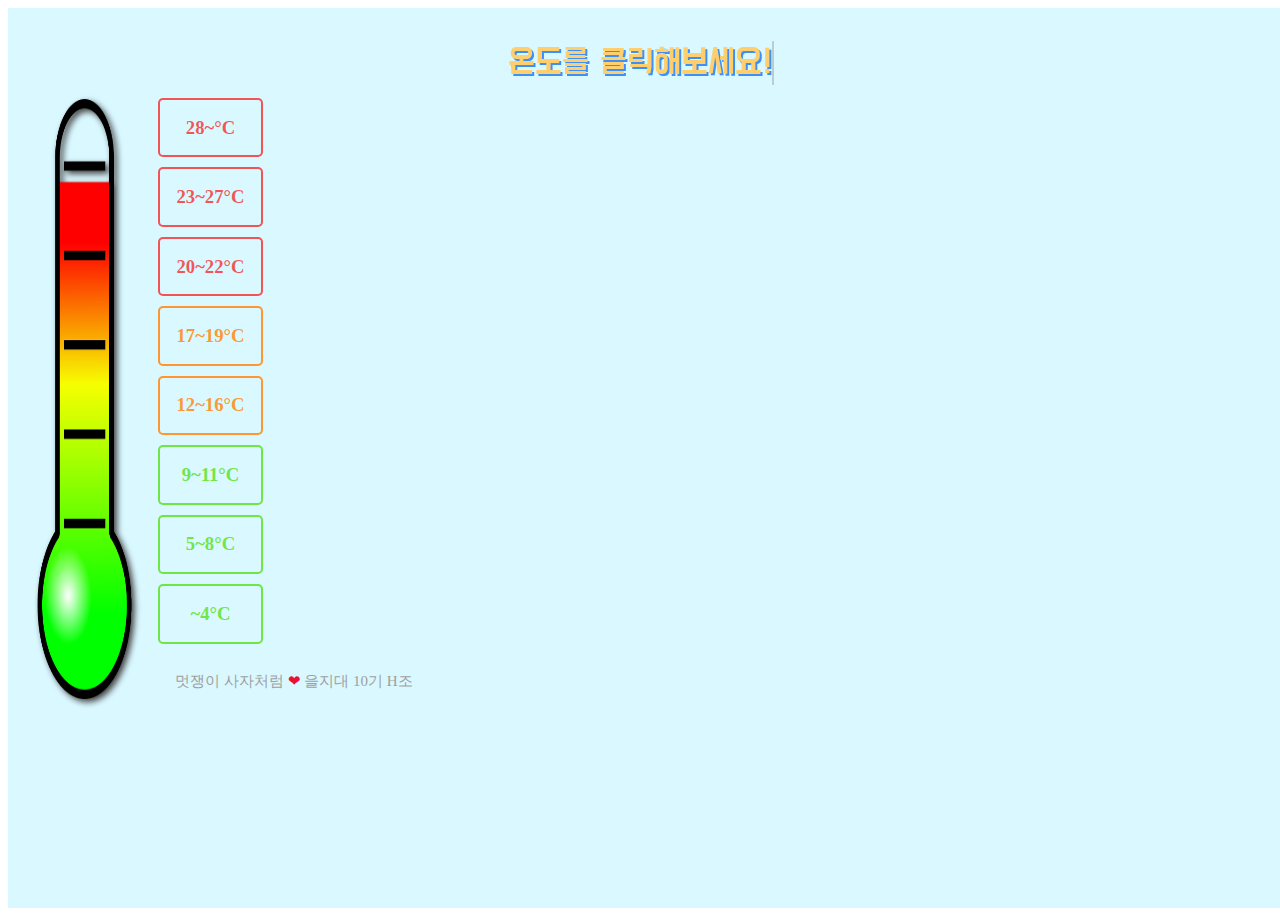
<file: leftwindow.html>
<!DOCTYPE html>
<html lang="en">
<head>
    <meta charset="UTF-8">
    <meta http-equiv="X-UA-Compatible" content="IE=edge">
    <meta name="viewport" content="width=device-width, initial-scale=1.0">
    <title>Document</title>
    <style>
        @import url('https://fonts.googleapis.com/css2?family=Do+Hyeon&display=swap');
        body {
            overflow-x:hidden;
            overflow-y:hidden
            
        }

        /*온도계 사진*/
        .col-1 {
            margin-top: 55px;
            float: left;
            overflow: hidden;
            filter: drop-shadow(3px 3px 3px rgb(65, 64, 64))
        }

        /*온도 버튼 전체 설정*/
        a {
            -webkit-transition: all 200ms cubic-bezier(0.390, 0.500, 0.150, 1.360);
            -moz-transition: all 200ms cubic-bezier(0.390, 0.500, 0.150, 1.360);
            -ms-transition: all 200ms cubic-bezier(0.390, 0.500, 0.150, 1.360);
            -o-transition: all 200ms cubic-bezier(0.390, 0.500, 0.150, 1.360);
            transition: all 200ms cubic-bezier(0.390, 0.500, 0.150, 1.360);
            display: block;
            margin-bottom: 10px;
            max-width: 105px;
            text-decoration: none;
            border-radius: 5px;
            padding: 0px 0px;
            overflow: hidden;
            text-align: center;
        }

        /*빨간 버튼*/
        a.hot {
            color: rgba(255, 0, 0, 0.666);
            box-shadow: rgba(255, 0, 0, 0.666) 0 0px 0px 2px inset;
        }

        a.hot:hover {
            color: rgba(255, 255, 255, 0.85);
            box-shadow: rgba(255, 0, 0, 0.7) 0 0px 0px 40px inset;
        }

        /*주황 버튼*/
        a.good {
            color: rgba(255, 150, 46, 0.997);
            box-shadow: rgba(255, 150, 46, 0.995) 0 0px 0px 2px inset;
        }

        a.good:hover {
            color: rgba(255, 255, 255, 0.85);
            box-shadow: rgba(255, 150, 46, 0.995) 0 0px 0px 40px inset;
        }

        /*연두 버튼*/
        a.cold {
            color: rgba(95, 227, 39, 0.87);
            box-shadow: rgba(95, 227, 39, 0.87) 0 0px 0px 2px inset;
        }

        a.cold:hover {
            color: rgba(255, 255, 255, 0.85);
            box-shadow: rgba(95, 227, 39, 0.87) 0 0px 0px 40px inset;
        }

        /*배경*/
        .animation-area {
            background-color: rgba(208, 246, 255, 0.8);
            
	        width: 100vw;
	        height: 100vh;
        }

        p {
            font-family: 'Do Hyeon', sans-serif;
            
            font-size: 35px;
            min-width:11px;
            white-space: nowrap;
            margin: 0;
            position: fixed;
            color: transparent;
            top:7%;
            left:50%;
            transform: translate(-50%, -50%);
        }

        p::before {
            content: "온도를 클릭해보세요!";
            text-shadow: 2px 2px #3b91f9;
            position: absolute;
            top: 0;
            left: 0;
            width: 100%;
            height: 100%;
            color: #ffce6d;
            overflow: hidden;
            border-right: 1px solid rgb(159, 159, 159);
            animation: typing 4.5s steps(31);
        }

        @keyframes typing{
            0% {
                width: 0%;
            }
            50% {
                width: 50%;
            }
            100% {
                width: 100%;
            }
        }

        .page-footer {
            font-size: 15px;
            text-align: center;
            margin-left: 17px;
            color :rgb(159, 159, 159)
            
        }
        
        .page-footer span {
            color: #e81232;
        }

    </style>
</head>

<body>
    <div class="animation-area">
        <br><br>
		<p>온도를 클릭해보세요!</p>
        <nav>
        <img src="weaimg.png" width="150" height="600"  class="col-1"><br><br><br>
        <a class="hot" href='sub1.html' target="right"><h3>28~°C</h3></a>
        <a class="hot" href='sub2.html' target="right"><h3>23~27°C</h3></a>
        <a class="hot" href='sub3.html' target="right"><h3>20~22°C</h3></a>
        <a class="good" href='sub4.html' target="right"><h3>17~19°C</h3></a>
        <a class="good" href='sub5.html' target="right"><h3>12~16°C</h3></a>
        <a class="cold" href='sub6.html' target="right"><h3>9~11°C</h3></a>
        <a class="cold" href='sub7.html' target="right"><h3>5~8°C</h3></a>
        <a class="cold" href='sub8.html' target="right"><h3>~4°C</h3></a>
        </nav>
        <br>
        <small class="page-footer">멋쟁이 사자처럼 <span>❤</span> 을지대 10기 H조</small>
	</div>
</body>
</html>
</file>
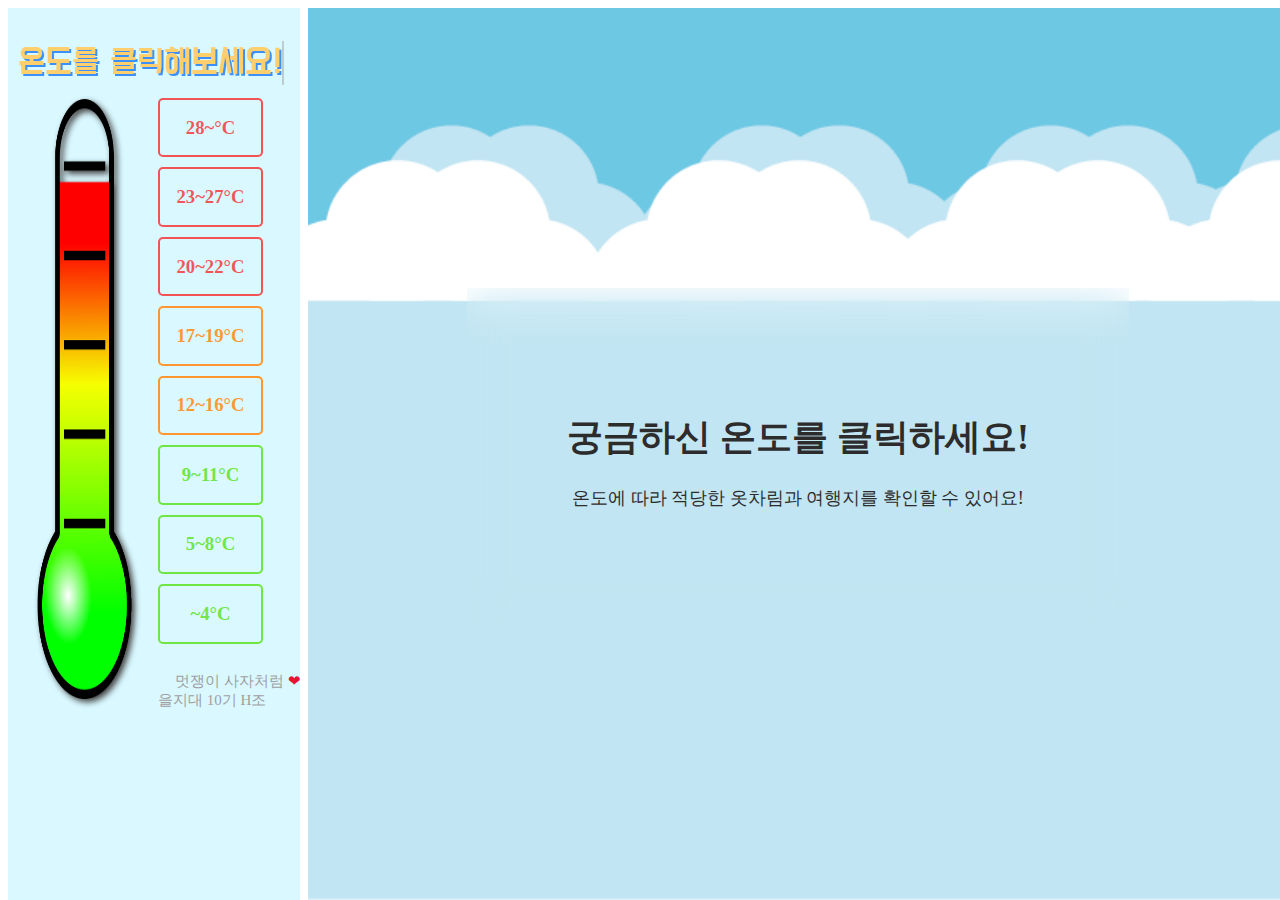
<file: new.html>
<!DOCTYPE html>
<html lang="en">
<head>
    <meta charset="UTF-8">
    <meta http-equiv="X-UA-Compatible" content="IE=edge">
    <meta name="viewport" content="width=device-width, initial-scale=1.0">
    <title>Document</title>
</head>
<frameset cols="300,*" frameborder="0">
    <frame src="leftwindow.html">
    <frame src="rightwindow.html" name="right">
</frameset>
<body>
    
</body>
</html>
</file>
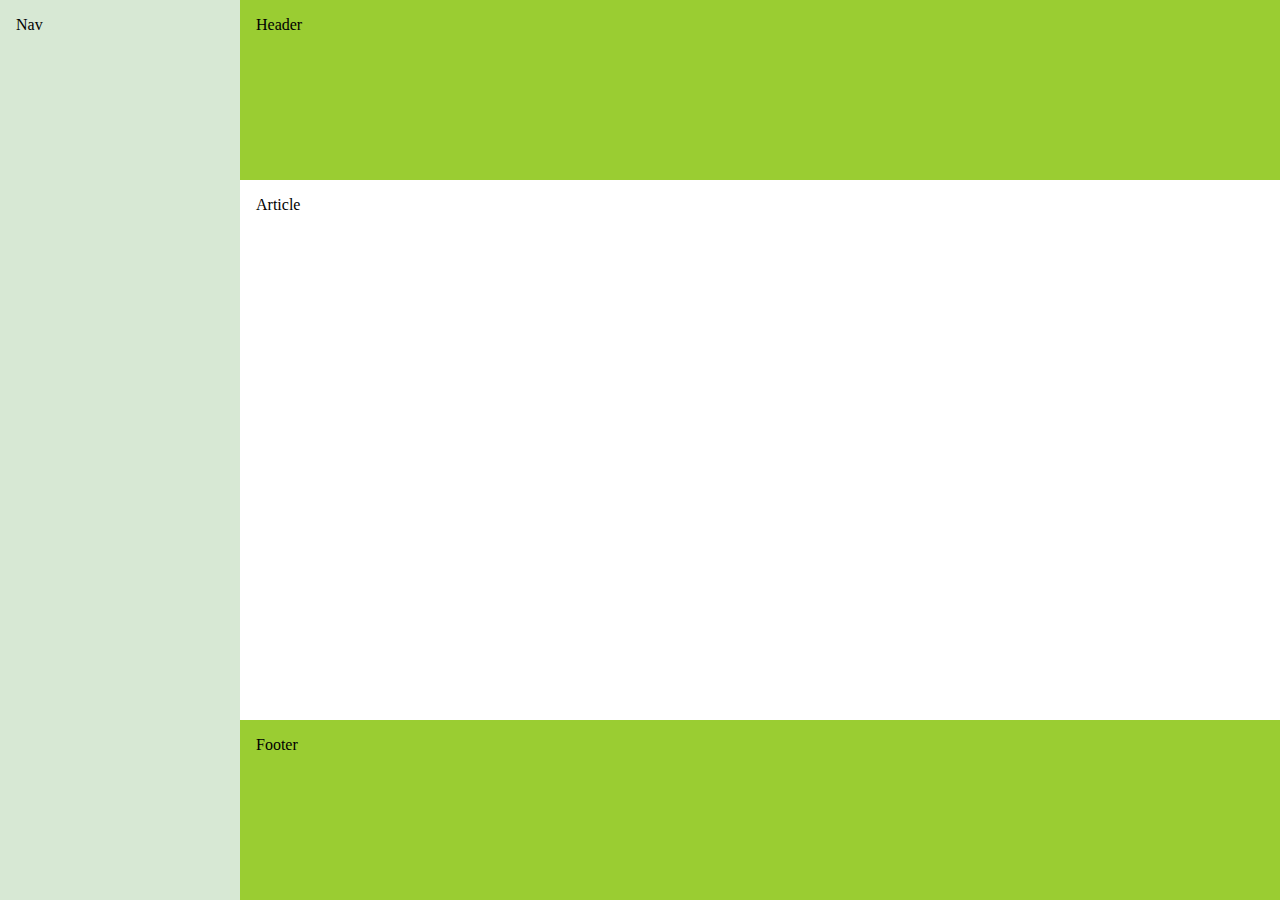
<file: place.html>
<!doctype html>
<title>Example</title>
<style>
  * {
    box-sizing: border-box; 
  }
  body {
    display: flex;
    min-height: 100vh;
    flex-direction: row;
    margin: 0;
  }
  .col-1 {
    background: #D7E8D4;
    flex: 1;
  }
  .col-2 {
    display: flex;
    flex-direction: column;
    flex: 5;
  }
  .content {
    display: flex;
    flex-direction: row;
  }
  .content > article {
    flex: 4;
    min-height: 60vh;
  }
  header, footer {
    background: yellowgreen;
    height: 20vh;
  }
  header, footer, article, nav {
    padding: 1em;
  }
</style>
<body>
  <nav class="col-1">Nav</nav>
  <div class="col-2">
  	<header>Header</header>
    <main class="content">
    <article>Article</article>
    </main>
  	<footer>Footer</footer>
  </div>
</body>
</file>
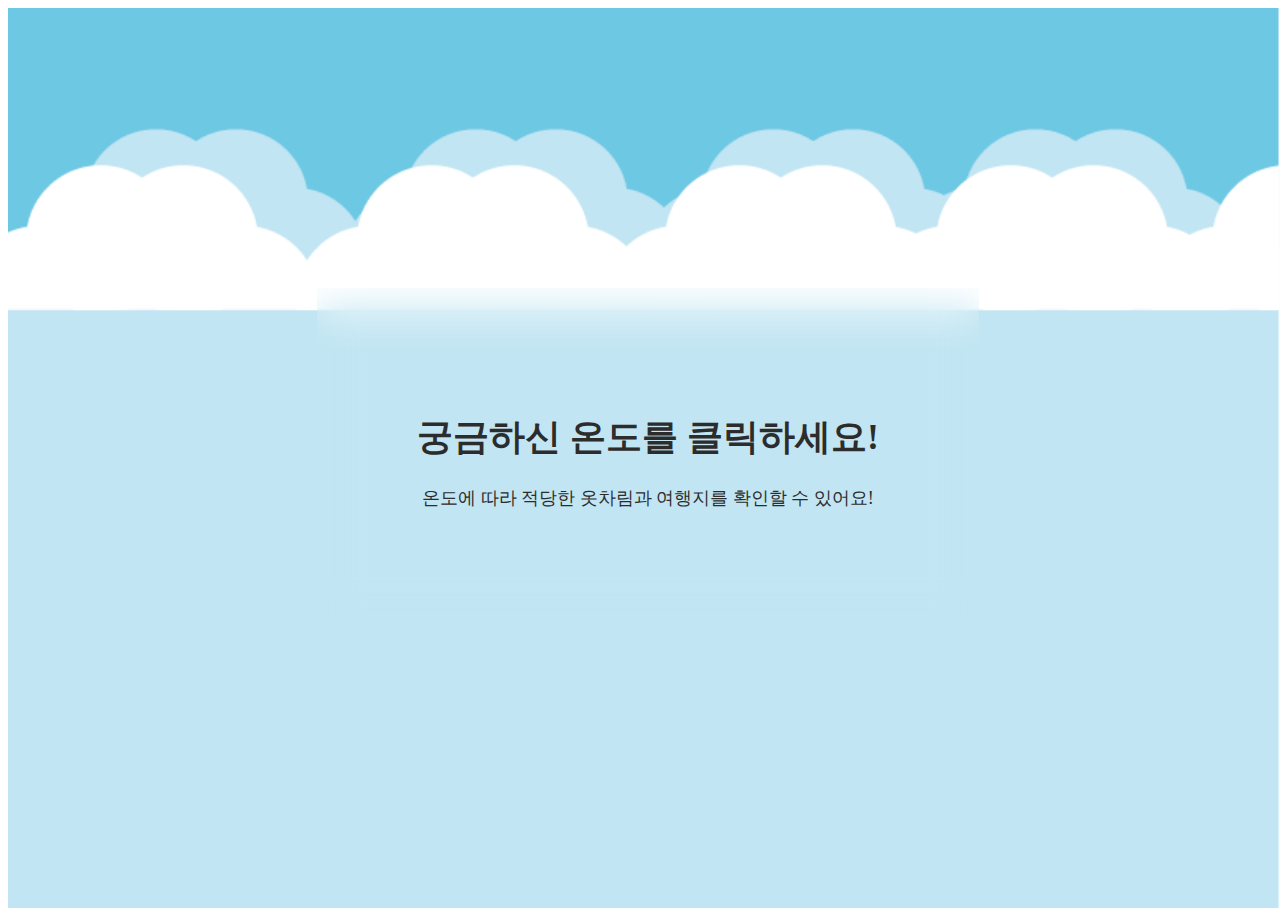
<file: right.html>
<!DOCTYPE html>
<html lang="en">
<head>
    <meta charset="UTF-8">
    <meta http-equiv="X-UA-Compatible" content="IE=edge">
    <meta name="viewport" content="width=device-width, initial-scale=1.0">
    <title>Document</title>
    <style>
       
        html, body, .container {
            width: 100vw;
            height: 100vh;
            overflow-x:hidden;
            overflow-y:hidden;
        }

        .container,
        .overlay:before {
            background: url(배경_1.png) no-repeat fixed 0 0 / cover;
            
        }


        .container {
            align-items: center;
            display: flex;
            justify-content: center;
        }

        .overlay {
            max-height: 200px;
            margin: 0 auto;
            max-width: px;
            overflow: hidden;
            padding: 100px;
            position: relative;
            color: rgb(45, 44, 44);
            font-family: 'Lato';
            position: relative;
            text-align: center;
            z-index: 0;
            font-size: large;
        }
        .overlay:before {
            content: '';
            filter: blur(20px);
            height: 100%;
            left: 0;
            position: absolute;
            top: 0;
            width: 100%;
            z-index: -1;
        }

        .box-area {
            position: absolute;
            top: 0;
            left: 0;
            width: 100%;
            height: 100%;
            overflow: hidden;
        }
        .box-area li {
            position: absolute;
            display: block;
            list-style: none;
            width: 25px;
            height: 25px;
            background: rgb(141, 209, 255);
            animation: animate 20s linear infinite;
            bottom: -150px;
        }
        .box-area li:nth-child(1) {
            left: 86%;
            width: 80px;
            height: 80px;
            animation-delay: 0s;
        }
        .box-area li:nth-child(2) {
            left: 12%;
            width: 30px;
            height: 30px;
            animation-delay: 1.5s;
            animation-duration: 10s;
        }
        .box-area li:nth-child(3) {
            left: 70%;
            width: 100px;
            height: 100px;
            animation-delay: 5.5s;
        }
        .box-area li:nth-child(4) {
            left: 42%;
            width: 150px;
            height: 150px;
            animation-delay: 0s;
            animation-duration: 15s;
        }
        .box-area li:nth-child(5) {
            left: 65%;
            width: 40px;
            height: 40px;
            animation-delay: 0s;
        }
        .box-area li:nth-child(6) {
            left: 15%;
            width: 110px;
            height: 110px;
            animation-delay: 3.5s;
        }
        @keyframes animate {
            0% {
                transform: translateY(0) rotate(0deg);
                opacity: 1;
            }
            100% {
                transform: translateY(-800px) rotate(360deg);
                opacity: 0;
            }
        }

    </style>
</head>
<body>
    <div class="container">
        <div class="overlay">
            <h1>궁금하신 온도를 클릭하세요!</h1>
            <p>온도에 따라 적당한 옷차림과 여행지를 확인할 수 있어요!</p>
            
        </div>
    </div>
    <div class="animation-area">
		<ul class="box-area">
			<li></li>
			<li></li>
			<li></li>
			<li></li>
			<li></li>
			<li></li>
		</ul>
	</div>
</body>
</html>
</file>
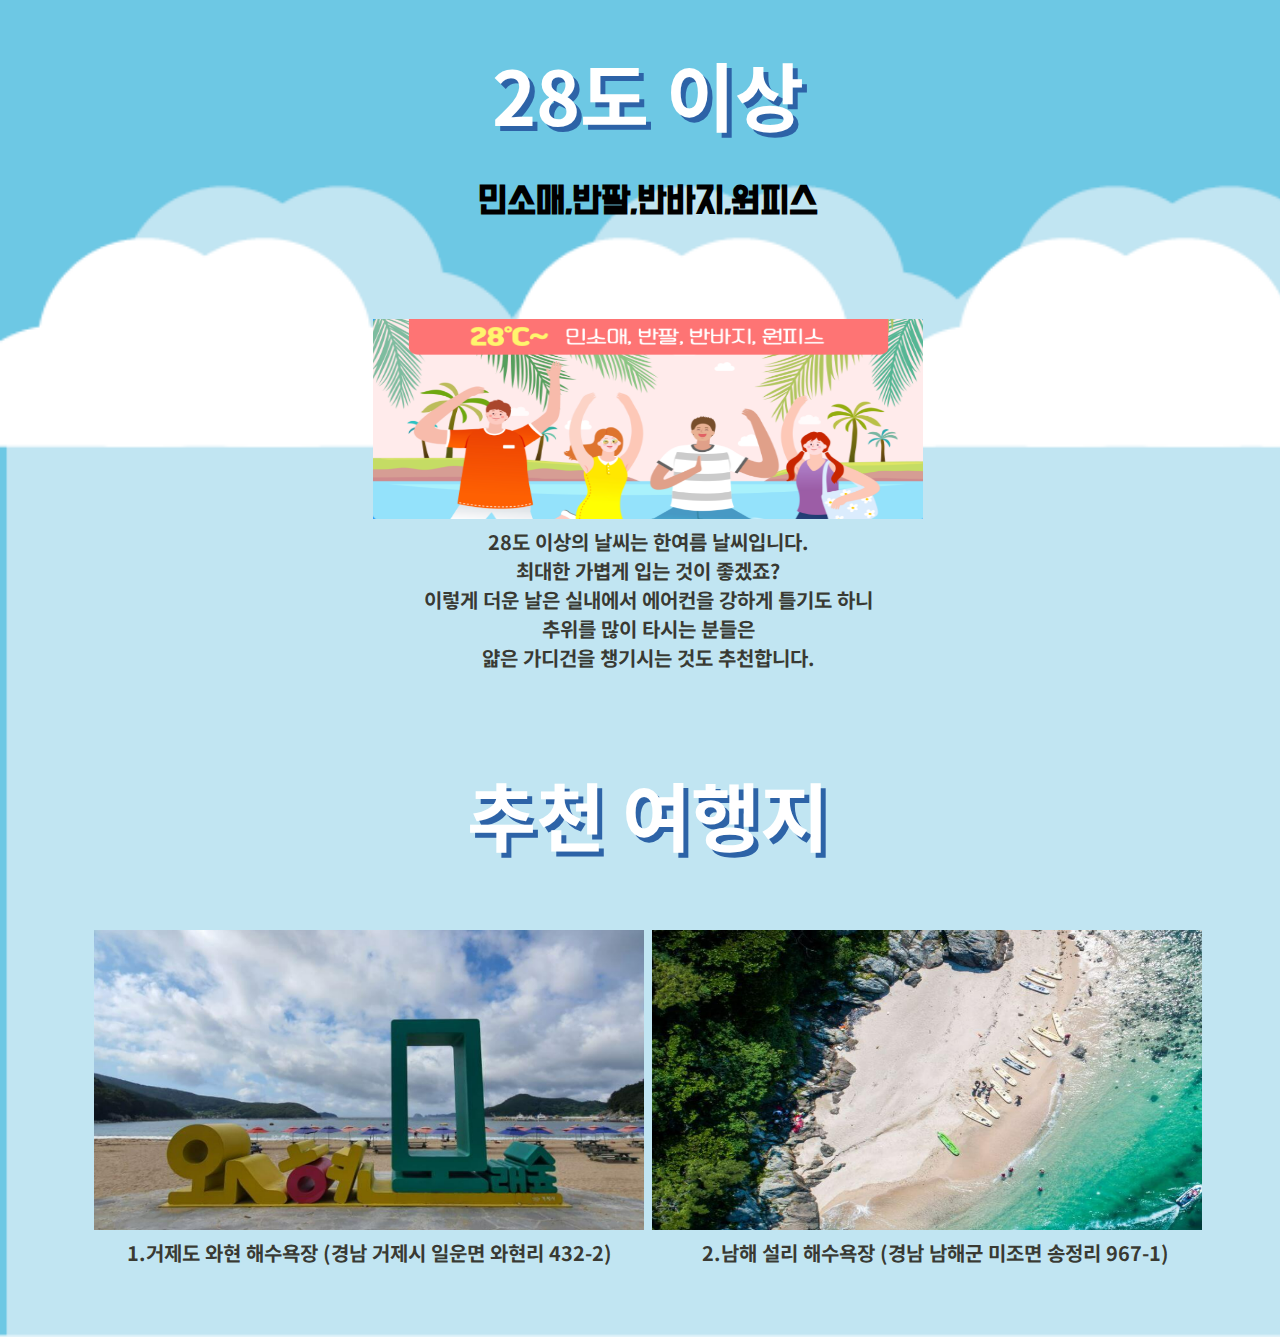
<file: sub1.html>
<!DOCTYPE html>
<html lang="en">
<head>
    <meta charset="UTF-8">
    <meta http-equiv="X-UA-Compatible" content="IE=edge">
    <meta name="viewport" content="width=device-width, initial-scale=1.0">
    <title>Document</title>
    <style>
        @import url('https://fonts.googleapis.com/css2?family=Do+Hyeon&family=Noto+Sans+KR:wght@300&display=swap');
        body {
         font-family: 'Do Hyeon', sans-serif;
         font-size:25px;
         background-image:url('배경_1.png');
         height: 100%;
        width: 100vw;
        background-repeat : no-repeat;
        background-size : cover;
        overflow-x:hidden;
        
      
     }
     h1 {
        font-family: 'Noto Sans KR', sans-serif;
       font-size: 3em;
       text-align: center;
       color: #FFFFFF;
       text-shadow: 5px 5px #2D63A7;
       margin: 0;
       
     }
     h3 {
        font-family: 'Noto Sans KR', sans-serif;
       font-size: 20px;
       text-align: center;
       color: #1a1307d3;
       
       margin: 0;
     }

     /*배경 효과*/
        .container {
            align-items: center;
            display: flex;
            justify-content: center;
        }

        .overlay {
            max-height: 200px;
            margin: 0 auto;
            max-width: px;
            overflow: hidden;
            padding: 150px;
            position: relative;
            color: rgb(45, 44, 44);
            font-family: 'Lato';
            position: relative;
            text-align: center;
            z-index: 0;
            font-size: large;
        }
        .overlay:before {
            content: '';
            filter: blur(20px);
            height: 100%;
            left: 0;
            position: absolute;
            top: 0;
            width: 100%;
            z-index: -1;
        }

        .box-area {
            position: absolute;
            top: 0;
            left: 0;
            width: 100%;
            height: 100%;
            overflow: hidden;
        }
        .box-area li {
            position: absolute;
            display: block;
            list-style: none;
            width: 25px;
            height: 25px;
            background: rgba(255, 255, 255, 0.2);
            animation: animate 20s linear infinite;
            bottom: -150px;
        }
        .box-area li:nth-child(1) {
            left: 86%;
            width: 80px;
            height: 80px;
            animation-delay: 0s;
        }
        .box-area li:nth-child(2) {
            left: 12%;
            width: 30px;
            height: 30px;
            animation-delay: 1.5s;
            animation-duration: 10s;
        }
        .box-area li:nth-child(3) {
            left: 70%;
            width: 100px;
            height: 100px;
            animation-delay: 5.5s;
        }
        .box-area li:nth-child(4) {
            left: 42%;
            width: 150px;
            height: 150px;
            animation-delay: 0s;
            animation-duration: 15s;
        }
        .box-area li:nth-child(5) {
            left: 65%;
            width: 40px;
            height: 40px;
            animation-delay: 0s;
        }
        .box-area li:nth-child(6) {
            left: 15%;
            width: 110px;
            height: 110px;
            animation-delay: 3.5s;
        }
        @keyframes animate {
            0% {
                transform: translateY(0) rotate(0deg);
                opacity: 1;
            }
            100% {
                transform: translateY(-800px) rotate(360deg);
                opacity: 0;
            }
        }
     
     </style>
</head>
<body>
  <br>
    <center><h1>28도 이상</h1>
        <h2>민소매,반팔,반바지,원피스</h2><br><br>
        <img src="28도.png"  width="550" height="200">
        <h3>28도 이상의 날씨는 한여름 날씨입니다.<br>
        최대한 가볍게 입는 것이 좋겠죠?<br>
        이렇게 더운 날은 실내에서 에어컨을 강하게 틀기도 하니<br>
         추위를 많이 타시는 분들은<br>
         얇은 가디건을 챙기시는 것도 추천합니다.<br><br><br><br>

         <h1>추천 여행지</h1><br><br>
         <img src="travel1_4.png"  width="550" height="300">
         <img src="travel1_5.png"  width="550" height="300"><br>
        
        <h3>1.거제도 와현 해수욕장 (경남 거제시 일운면 와현리 432-2)&nbsp;&nbsp;&nbsp;&nbsp;&nbsp;&nbsp;&nbsp;&nbsp;&nbsp;&nbsp;&nbsp;&nbsp;&nbsp;&nbsp;&nbsp;&nbsp;&nbsp;
            2.남해 설리 해수욕장 (경남 남해군 미조면 송정리 967-1)
        </h3>
        <br><br>
    </center>
    </h3>

    <div class="animation-area">
      <ul class="box-area">
        <li></li>
        <li></li>
        <li></li>
        <li></li>
        <li></li>
        <li></li>
      </ul>
    </div>
    </body>
</html>
</file>
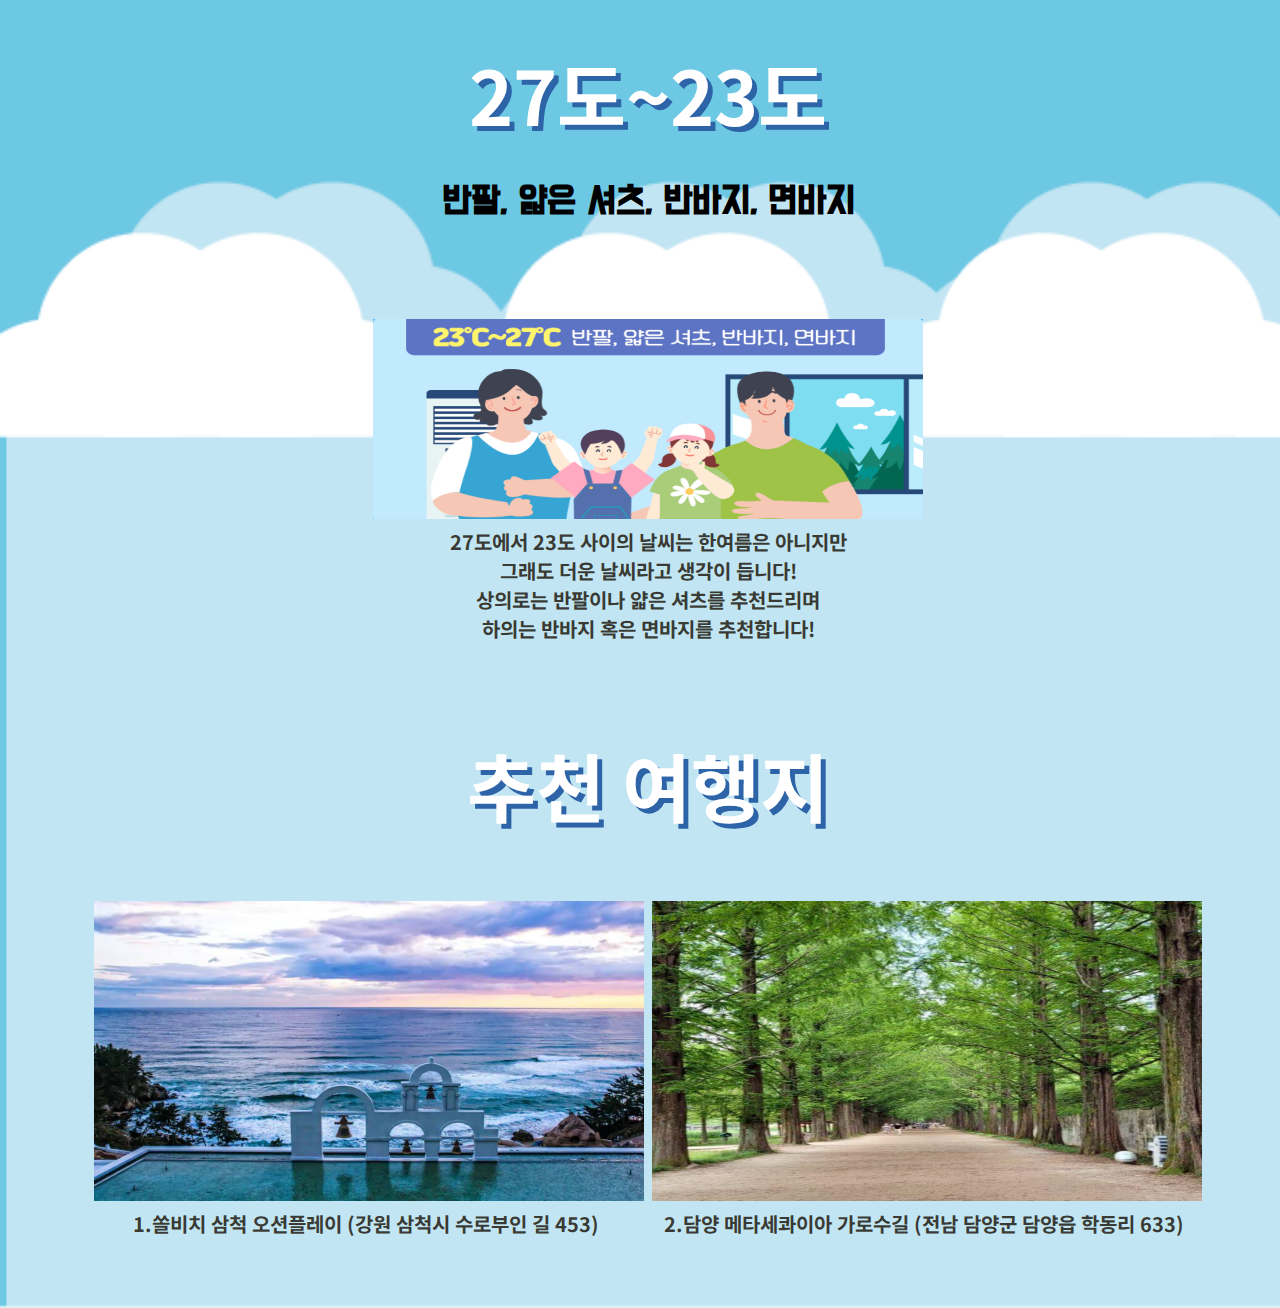
<file: sub2.html>
<!DOCTYPE html>
<html lang="en">
<head>
    <meta charset="UTF-8">
    <meta http-equiv="X-UA-Compatible" content="IE=edge">
    <meta name="viewport" content="width=device-width, initial-scale=1.0">
    <title>Document</title>
    <style>
        @import url('https://fonts.googleapis.com/css2?family=Do+Hyeon&family=Noto+Sans+KR:wght@300&display=swap');
        body {
         font-family: 'Do Hyeon', sans-serif;
         font-size:25px;
         background-image:url('배경_1.png');
         height: 100%;
        width: 100vw;
        background-repeat : no-repeat;
        background-size : cover;
        overflow-x:hidden;
     }
     
     h1 {
        font-family: 'Noto Sans KR', sans-serif;
       font-size: 3em;
       text-align: center;
       color: #FFFFFF;
       text-shadow: 5px 5px #2D63A7;
       margin: 0;
     }
     h3 {
        font-family: 'Noto Sans KR', sans-serif;
       font-size: 20px;
       text-align: center;
       color: #1a1307d3;
       margin: 0;
     }
     
     /*배경 효과*/
     .container {
            align-items: center;
            display: flex;
            justify-content: center;
        }

        .overlay {
            max-height: 200px;
            margin: 0 auto;
            max-width: px;
            overflow: hidden;
            padding: 150px;
            position: relative;
            color: rgb(45, 44, 44);
            font-family: 'Lato';
            position: relative;
            text-align: center;
            z-index: 0;
            font-size: large;
        }
        .overlay:before {
            content: '';
            filter: blur(20px);
            height: 100%;
            left: 0;
            position: absolute;
            top: 0;
            width: 100%;
            z-index: -1;
        }

        .box-area {
            position: absolute;
            top: 0;
            left: 0;
            width: 100%;
            height: 100%;
            overflow: hidden;
        }
        .box-area li {
            position: absolute;
            display: block;
            list-style: none;
            width: 25px;
            height: 25px;
            background: rgba(255, 255, 255, 0.2);
            animation: animate 20s linear infinite;
            bottom: -150px;
        }
        .box-area li:nth-child(1) {
            left: 86%;
            width: 80px;
            height: 80px;
            animation-delay: 0s;
        }
        .box-area li:nth-child(2) {
            left: 12%;
            width: 30px;
            height: 30px;
            animation-delay: 1.5s;
            animation-duration: 10s;
        }
        .box-area li:nth-child(3) {
            left: 70%;
            width: 100px;
            height: 100px;
            animation-delay: 5.5s;
        }
        .box-area li:nth-child(4) {
            left: 42%;
            width: 150px;
            height: 150px;
            animation-delay: 0s;
            animation-duration: 15s;
        }
        .box-area li:nth-child(5) {
            left: 65%;
            width: 40px;
            height: 40px;
            animation-delay: 0s;
        }
        .box-area li:nth-child(6) {
            left: 15%;
            width: 110px;
            height: 110px;
            animation-delay: 3.5s;
        }
        @keyframes animate {
            0% {
                transform: translateY(0) rotate(0deg);
                opacity: 1;
            }
            100% {
                transform: translateY(-800px) rotate(360deg);
                opacity: 0;
            }
        }
        
     </style>
</head>
<body>
  <br>
    <center><h1>27도~23도</h1>
        <h2>반팔, 얇은 셔츠, 반바지, 면바지</h2><br><br>
        <img src="23도.png"  width="550" height="200">
        <h3>27도에서 23도 사이의 날씨는 한여름은 아니지만<br>
            그래도 더운 날씨라고 생각이 듭니다!<br>
           상의로는 반팔이나 얇은 셔츠를 추천드리며<br>
           하의는 반바지 혹은 면바지를 추천합니다!<br><br><br><br>


           <h1>추천 여행지</h1><br><br>
           <img src="travel2_1.png"  width="550" height="300">
           <img src="travel2_2.png"  width="550" height="300">

           <h3>&nbsp;&nbsp;&nbsp;&nbsp;1.쏠비치 삼척 오션플레이 (강원 삼척시 수로부인 길 453)&nbsp;&nbsp;&nbsp;&nbsp;&nbsp;&nbsp;&nbsp;&nbsp;&nbsp;&nbsp;&nbsp;&nbsp;  
            2.담양 메타세콰이아 가로수길 (전남 담양군 담양읍 학동리 633)
        </h3>
  
    </center>
    </h3>
    <br><br>
    <div class="animation-area">
      <ul class="box-area">
        <li></li>
        <li></li>
        <li></li>
        <li></li>
        <li></li>
        <li></li>
      </ul>
    </div>
    </body>
</html>
</file>
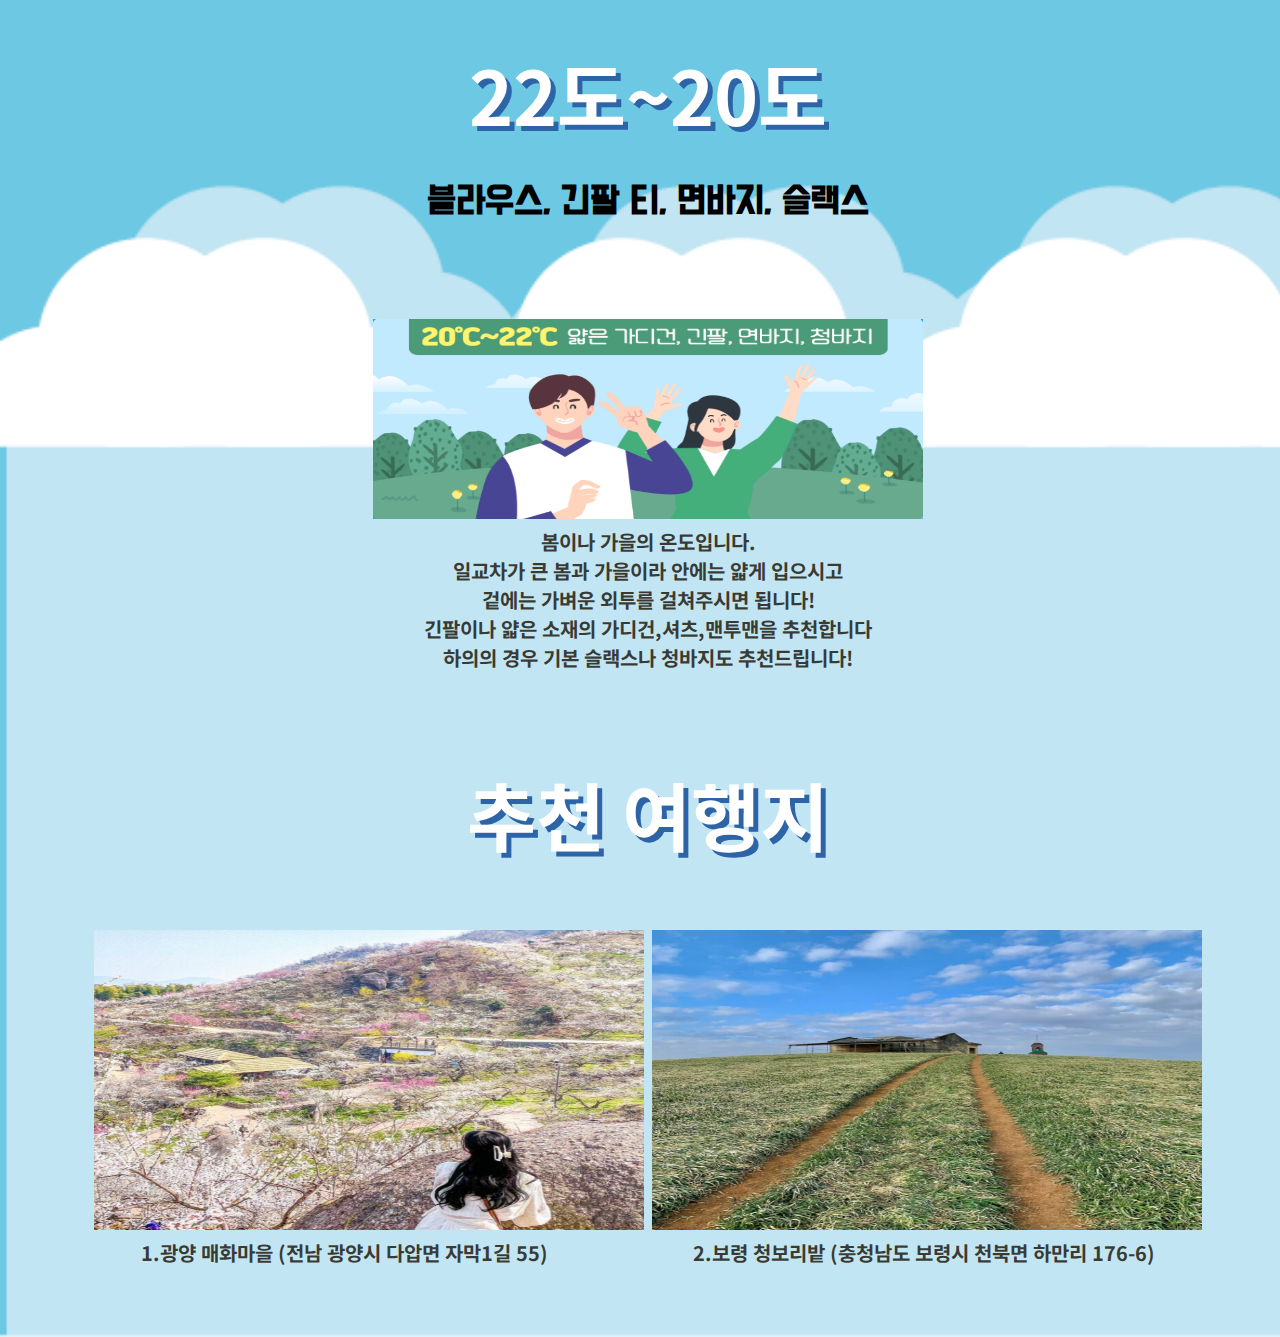
<file: sub3.html>
<!DOCTYPE html>
<html lang="en">
<head>
    <meta charset="UTF-8">
    <meta http-equiv="X-UA-Compatible" content="IE=edge">
    <meta name="viewport" content="width=device-width, initial-scale=1.0">
    <title>Document</title>
    <style>
        @import url('https://fonts.googleapis.com/css2?family=Do+Hyeon&family=Noto+Sans+KR:wght@300&display=swap');
        body {
         font-family: 'Do Hyeon', sans-serif;
         font-size:25px;
         background-image:url('배경_1.png');
         height: 100%;
        width: 100vw;
        background-repeat : no-repeat;
        background-size : cover;
        overflow-x:hidden;
     }
     h1 {
        font-family: 'Noto Sans KR', sans-serif;
       font-size: 3em;
       text-align: center;
       color: #FFFFFF;
       text-shadow: 5px 5px #2D63A7;
       margin: 0;
     }
     h3 {
        font-family: 'Noto Sans KR', sans-serif;
       font-size: 20px;
       text-align: center;
       color: #1a1307d3;
       
       margin: 0;
     }

     /*배경 효과*/
     .container {
            align-items: center;
            display: flex;
            justify-content: center;
        }

        .overlay {
            max-height: 200px;
            margin: 0 auto;
            max-width: px;
            overflow: hidden;
            padding: 150px;
            position: relative;
            color: rgb(45, 44, 44);
            font-family: 'Lato';
            position: relative;
            text-align: center;
            z-index: 0;
            font-size: large;
        }
        .overlay:before {
            content: '';
            filter: blur(20px);
            height: 100%;
            left: 0;
            position: absolute;
            top: 0;
            width: 100%;
            z-index: -1;
        }

        .box-area {
            position: absolute;
            top: 0;
            left: 0;
            width: 100%;
            height: 100%;
            overflow: hidden;
        }
        .box-area li {
            position: absolute;
            display: block;
            list-style: none;
            width: 25px;
            height: 25px;
            background: rgba(255, 255, 255, 0.2);
            animation: animate 20s linear infinite;
            bottom: -150px;
        }
        .box-area li:nth-child(1) {
            left: 86%;
            width: 80px;
            height: 80px;
            animation-delay: 0s;
        }
        .box-area li:nth-child(2) {
            left: 12%;
            width: 30px;
            height: 30px;
            animation-delay: 1.5s;
            animation-duration: 10s;
        }
        .box-area li:nth-child(3) {
            left: 70%;
            width: 100px;
            height: 100px;
            animation-delay: 5.5s;
        }
        .box-area li:nth-child(4) {
            left: 42%;
            width: 150px;
            height: 150px;
            animation-delay: 0s;
            animation-duration: 15s;
        }
        .box-area li:nth-child(5) {
            left: 65%;
            width: 40px;
            height: 40px;
            animation-delay: 0s;
        }
        .box-area li:nth-child(6) {
            left: 15%;
            width: 110px;
            height: 110px;
            animation-delay: 3.5s;
        }
        @keyframes animate {
            0% {
                transform: translateY(0) rotate(0deg);
                opacity: 1;
            }
            100% {
                transform: translateY(-800px) rotate(360deg);
                opacity: 0;
            }
        }
     
     </style>
</head>
<body>
  <br>
    <center><h1>22도~20도</h1>
        <h2>블라우스, 긴팔 티, 면바지, 슬랙스</h2><br><br>
        <img src="20도.png"  width="550" height="200">
        <h3>봄이나 가을의 온도입니다.<br>
        일교차가 큰 봄과 가을이라 안에는 얇게 입으시고<br>
        겉에는 가벼운 외투를 걸쳐주시면 됩니다!<br>
         긴팔이나 얇은 소재의 가디건,셔츠,맨투맨을 추천합니다<br>
         하의의 경우 기본 슬랙스나 청바지도 추천드립니다!<br><br><br><br>

         <h1>추천 여행지</h1><br><br>
         <img src="travel3_4.png"  width="550" height="300">
         <img src="travel3_5.png"  width="550" height="300">

         <h3>1.광양 매화마을 (전남 광양시 다압면 자막1길 55)&nbsp;&nbsp;&nbsp;&nbsp;  &nbsp; &nbsp; &nbsp; &nbsp; &nbsp; &nbsp; &nbsp; &nbsp;&nbsp;&nbsp; &nbsp;&nbsp;&nbsp;&nbsp;&nbsp;
             2.보령 청보리밭 (충청남도 보령시 천북면 하만리 176-6)
        </h3>
        <br><br>

    </center>
    </h3>
    <div class="animation-area">
      <ul class="box-area">
        <li></li>
        <li></li>
        <li></li>
        <li></li>
        <li></li>
        <li></li>
      </ul>
    </div>
    </body>
</html>
</file>
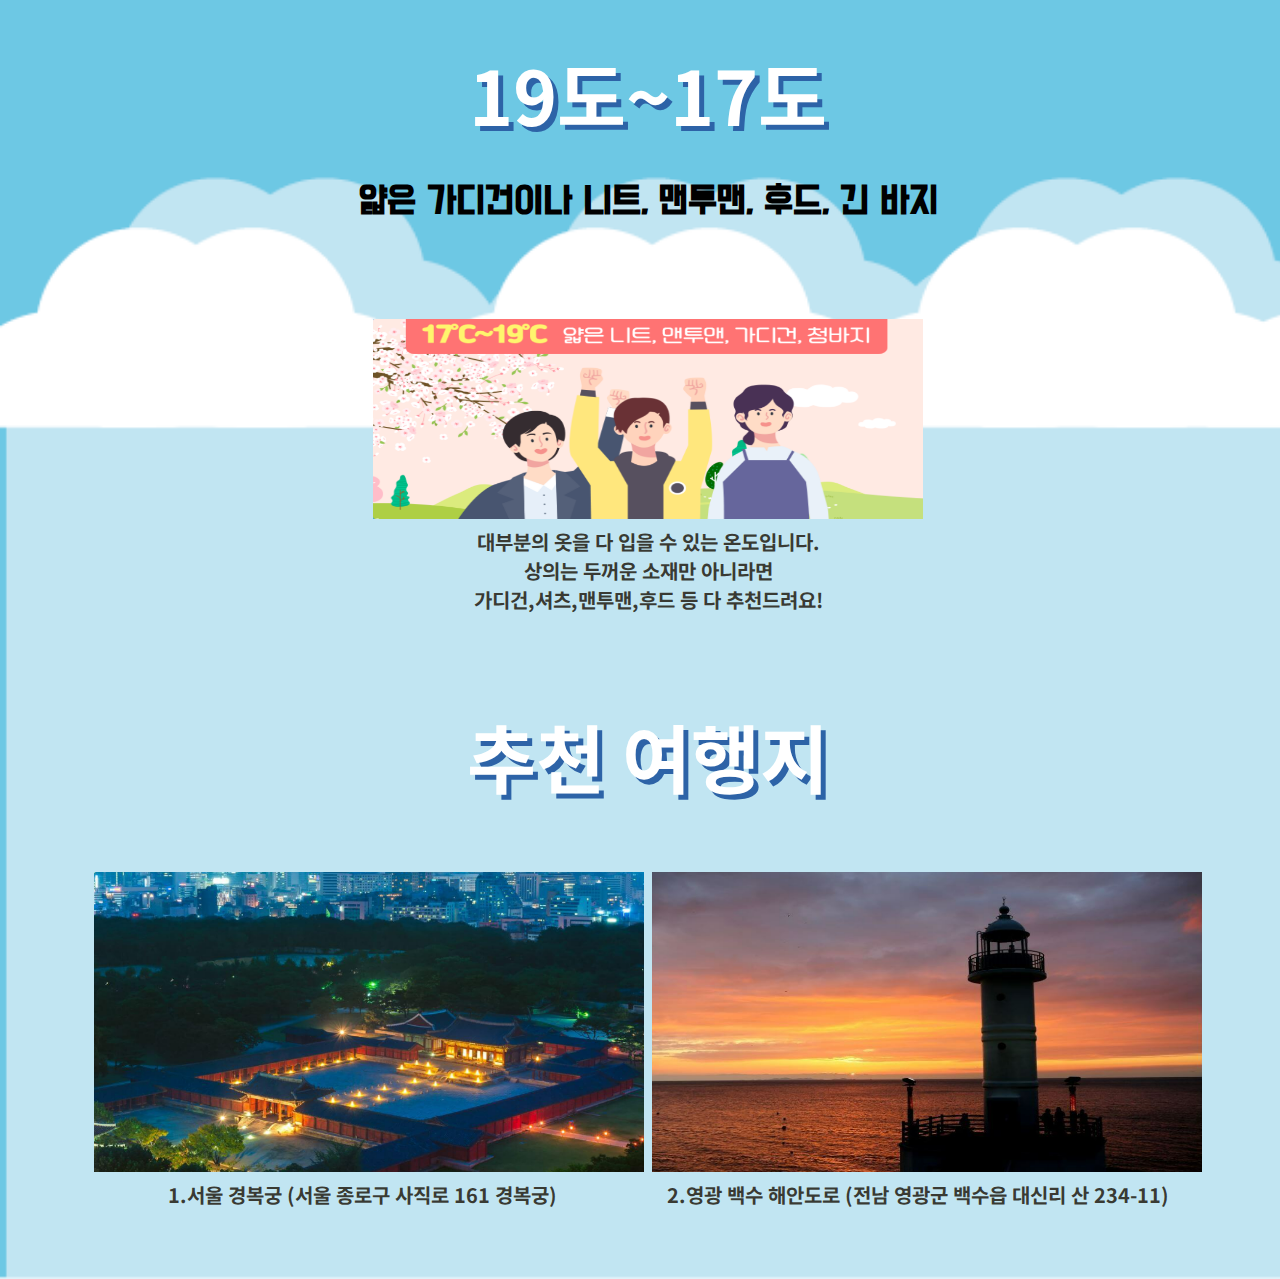
<file: sub4.html>
<!DOCTYPE html>
<html lang="en">
<head>
    <meta charset="UTF-8">
    <meta http-equiv="X-UA-Compatible" content="IE=edge">
    <meta name="viewport" content="width=device-width, initial-scale=1.0">
    <title>Document</title>
    <style>
        @import url('https://fonts.googleapis.com/css2?family=Do+Hyeon&family=Noto+Sans+KR:wght@300&display=swap');
        body {
         font-family: 'Do Hyeon', sans-serif;
         font-size:25px;
         background-image:url('배경_1.png');
         height: 100%;
        width: 100vw;
        background-repeat : no-repeat;
        background-size : cover;
        overflow-x:hidden;
      }
     
     h1 {
        font-family: 'Noto Sans KR', sans-serif;
       font-size: 3em;
       text-align: center;
       color: #FFFFFF;
       text-shadow: 5px 5px #2D63A7;
       margin: 0;
     }
     h3 {
        font-family: 'Noto Sans KR', sans-serif;
       font-size: 20px;
       text-align: center;
       color: #1a1307d3;
       
       margin: 0;
     }

     /*배경 효과*/
     .container {
            align-items: center;
            display: flex;
            justify-content: center;
        }

        .overlay {
            max-height: 200px;
            margin: 0 auto;
            max-width: px;
            overflow: hidden;
            padding: 150px;
            position: relative;
            color: rgb(45, 44, 44);
            font-family: 'Lato';
            position: relative;
            text-align: center;
            z-index: 0;
            font-size: large;
        }
        .overlay:before {
            content: '';
            filter: blur(20px);
            height: 100%;
            left: 0;
            position: absolute;
            top: 0;
            width: 100%;
            z-index: -1;
        }

        .box-area {
            position: absolute;
            top: 0;
            left: 0;
            width: 100%;
            height: 100%;
            overflow: hidden;
        }
        .box-area li {
            position: absolute;
            display: block;
            list-style: none;
            width: 25px;
            height: 25px;
            background: rgba(255, 255, 255, 0.2);
            animation: animate 20s linear infinite;
            bottom: -150px;
        }
        .box-area li:nth-child(1) {
            left: 86%;
            width: 80px;
            height: 80px;
            animation-delay: 0s;
        }
        .box-area li:nth-child(2) {
            left: 12%;
            width: 30px;
            height: 30px;
            animation-delay: 1.5s;
            animation-duration: 10s;
        }
        .box-area li:nth-child(3) {
            left: 70%;
            width: 100px;
            height: 100px;
            animation-delay: 5.5s;
        }
        .box-area li:nth-child(4) {
            left: 42%;
            width: 150px;
            height: 150px;
            animation-delay: 0s;
            animation-duration: 15s;
        }
        .box-area li:nth-child(5) {
            left: 65%;
            width: 40px;
            height: 40px;
            animation-delay: 0s;
        }
        .box-area li:nth-child(6) {
            left: 15%;
            width: 110px;
            height: 110px;
            animation-delay: 3.5s;
        }
        @keyframes animate {
            0% {
                transform: translateY(0) rotate(0deg);
                opacity: 1;
            }
            100% {
                transform: translateY(-800px) rotate(360deg);
                opacity: 0;
            }
        }
     
     </style>
</head>
<body>
  <br>
    <center><h1>19도~17도</h1>
        <h2>얇은 가디건이나 니트, 맨투맨, 후드, 긴 바지</h2><br><br>
        <img src="17도.png"  width="550" height="200">
        <h3>대부분의 옷을 다 입을 수 있는 온도입니다.<br>
        상의는 두꺼운 소재만 아니라면<br>
        가디건,셔츠,맨투맨,후드 등 다 추천드려요!<br><br><br><br>
        <h1>추천 여행지</h1><br><br>
        <img src="travel4_1.png"  width="550" height="300">
        <img src="travel4_2.png"  width="550" height="300">
       
        <h3>&nbsp;&nbsp;&nbsp;&nbsp;&nbsp;&nbsp;&nbsp;&nbsp;1.서울 경복궁 (서울 종로구 사직로 161 경복궁)&nbsp;&nbsp;&nbsp;&nbsp;&nbsp;&nbsp;&nbsp;&nbsp;&nbsp;&nbsp;&nbsp;&nbsp;&nbsp;&nbsp;&nbsp;&nbsp;&nbsp;&nbsp;&nbsp;&nbsp;&nbsp;
            2.영광 백수 해안도로 (전남 영광군 백수읍 대신리 산 234-11)
       
        </h3>
        <br><br>
    </center>
    </h3>
    <div class="animation-area">
      <ul class="box-area">
        <li></li>
        <li></li>
        <li></li>
        <li></li>
        <li></li>
        <li></li>
      </ul>
    </div>
    </body>
</html>
</file>
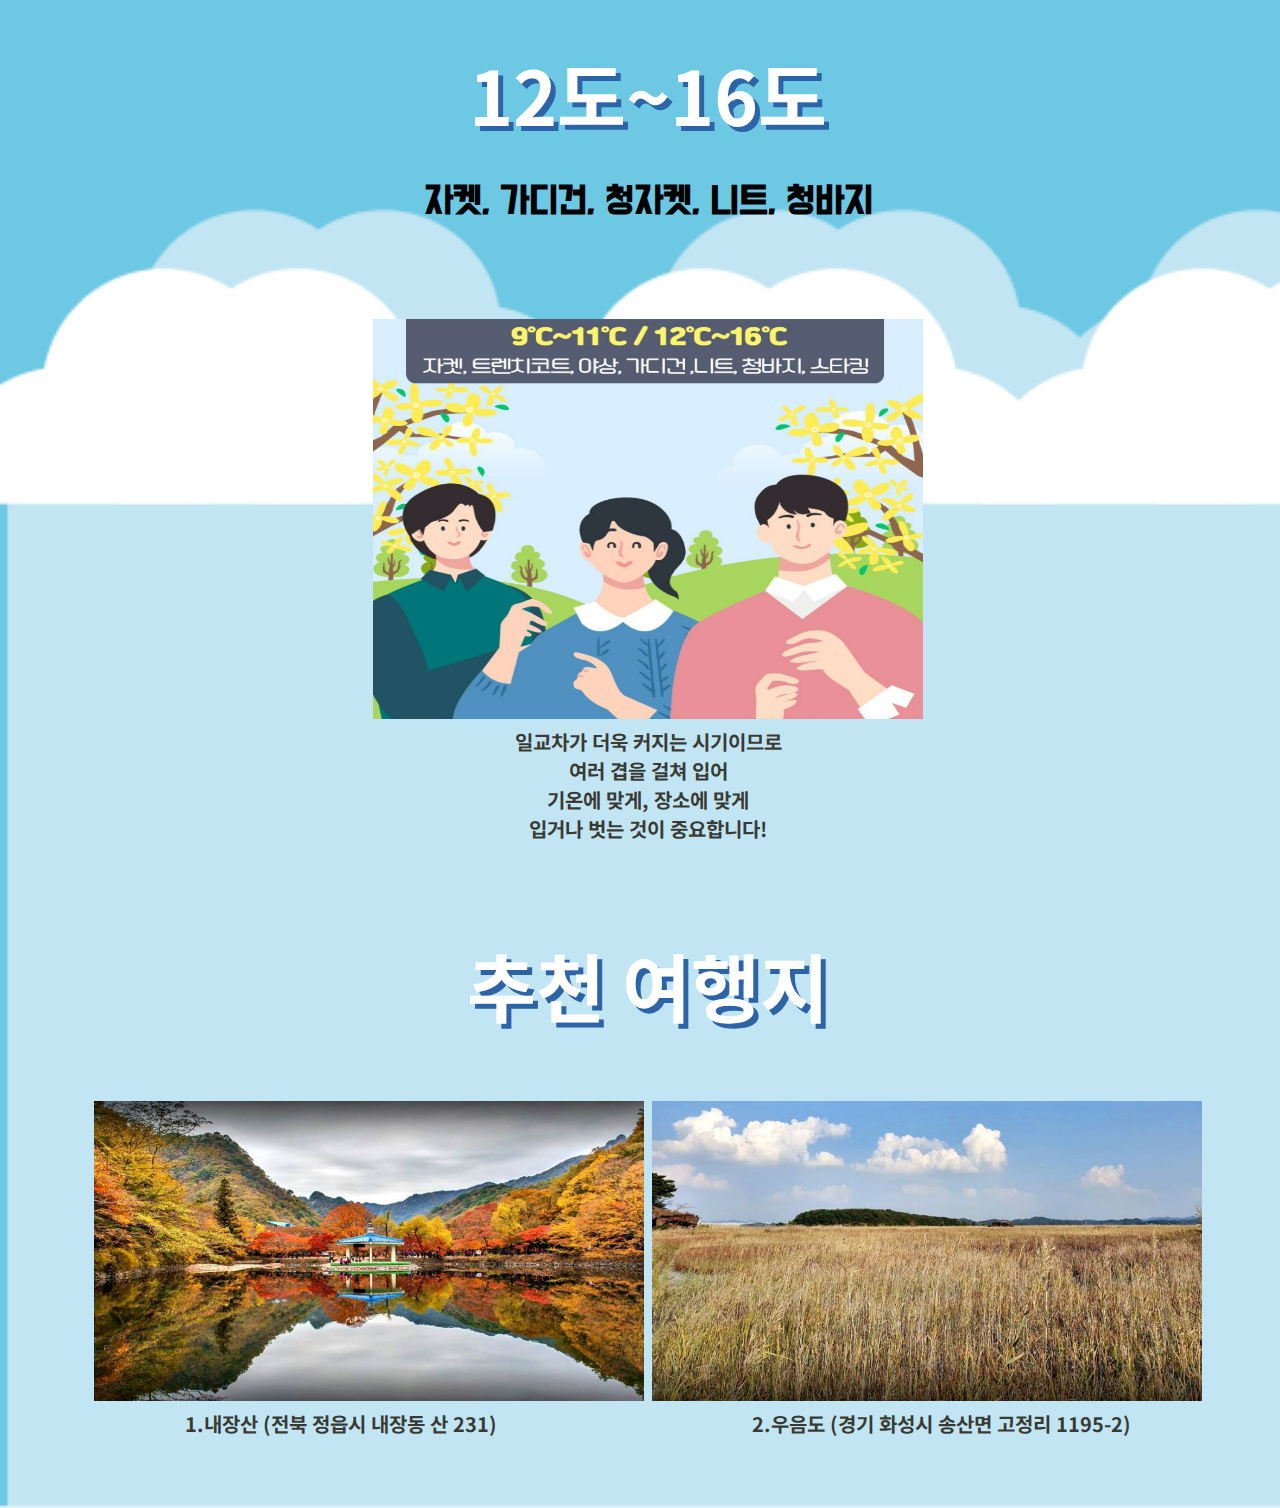
<file: sub5.html>
<!DOCTYPE html>
<html lang="en">
<head>
    <meta charset="UTF-8">
    <meta http-equiv="X-UA-Compatible" content="IE=edge">
    <meta name="viewport" content="width=device-width, initial-scale=1.0">
    <title>Document</title>
    <style>
        @import url('https://fonts.googleapis.com/css2?family=Do+Hyeon&family=Noto+Sans+KR:wght@300&display=swap');
        body {
         font-family: 'Do Hyeon', sans-serif;
         font-size:25px;
         background-image:url('배경_1.png');
         height: 100%;
        width: 100vw;
        background-repeat : no-repeat;
        background-size : cover;
        overflow-x:hidden;
     }
     h1 {
        font-family: 'Noto Sans KR', sans-serif;
       font-size: 3em;
       text-align: center;
       color: #FFFFFF;
       text-shadow: 5px 5px #2D63A7;
       margin: 0;
     }
     h3 {
        font-family: 'Noto Sans KR', sans-serif;
       font-size: 20px;
       text-align: center;
       color: #1a1307d3;
       
       margin: 0;
     }

     /*배경 효과*/
     .container {
            align-items: center;
            display: flex;
            justify-content: center;
        }

        .overlay {
            max-height: 200px;
            margin: 0 auto;
            max-width: px;
            overflow: hidden;
            padding: 150px;
            position: relative;
            color: rgb(45, 44, 44);
            font-family: 'Lato';
            position: relative;
            text-align: center;
            z-index: 0;
            font-size: large;
        }
        .overlay:before {
            content: '';
            filter: blur(20px);
            height: 100%;
            left: 0;
            position: absolute;
            top: 0;
            width: 100%;
            z-index: -1;
        }

        .box-area {
            position: absolute;
            top: 0;
            left: 0;
            width: 100%;
            height: 100%;
            overflow: hidden;
        }
        .box-area li {
            position: absolute;
            display: block;
            list-style: none;
            width: 25px;
            height: 25px;
            background: rgba(255, 255, 255, 0.2);
            animation: animate 20s linear infinite;
            bottom: -150px;
        }
        .box-area li:nth-child(1) {
            left: 86%;
            width: 80px;
            height: 80px;
            animation-delay: 0s;
        }
        .box-area li:nth-child(2) {
            left: 12%;
            width: 30px;
            height: 30px;
            animation-delay: 1.5s;
            animation-duration: 10s;
        }
        .box-area li:nth-child(3) {
            left: 70%;
            width: 100px;
            height: 100px;
            animation-delay: 5.5s;
        }
        .box-area li:nth-child(4) {
            left: 42%;
            width: 150px;
            height: 150px;
            animation-delay: 0s;
            animation-duration: 15s;
        }
        .box-area li:nth-child(5) {
            left: 65%;
            width: 40px;
            height: 40px;
            animation-delay: 0s;
        }
        .box-area li:nth-child(6) {
            left: 15%;
            width: 110px;
            height: 110px;
            animation-delay: 3.5s;
        }
        @keyframes animate {
            0% {
                transform: translateY(0) rotate(0deg);
                opacity: 1;
            }
            100% {
                transform: translateY(-800px) rotate(360deg);
                opacity: 0;
            }
        }
     
     </style>
</head>
<body>
  <br>
    <center><h1>12도~16도</h1>
        <h2>자켓, 가디건, 청자켓, 니트, 청바지</h2><br><br>
        <img src="9도.png"  width="550" height="400">
        <h3>일교차가 더욱 커지는 시기이므로<br>
         여러 겹을 걸쳐 입어<br>
         기온에 맞게, 장소에 맞게 <br>
         입거나 벗는 것이 중요합니다!<br><br><br><br>
         <h1>추천 여행지</h1><br><br>
         <img src="travel5_1.png"  width="550" height="300">
         <img src="travel5_2.png"  width="550" height="300">

         <h3>&nbsp;&nbsp;&nbsp;&nbsp;1.내장산 (전북 정읍시 내장동 산 231)&nbsp;&nbsp;&nbsp;&nbsp;&nbsp;&nbsp;&nbsp;&nbsp;&nbsp;&nbsp;&nbsp;&nbsp;&nbsp;&nbsp;&nbsp;&nbsp;&nbsp;&nbsp;&nbsp;&nbsp;&nbsp;&nbsp;&nbsp;&nbsp;&nbsp;&nbsp;&nbsp;&nbsp;&nbsp;&nbsp;&nbsp;&nbsp;&nbsp;&nbsp;&nbsp;&nbsp;&nbsp;&nbsp;&nbsp;&nbsp;&nbsp;&nbsp;&nbsp;&nbsp;&nbsp;&nbsp;&nbsp; &nbsp;&nbsp;  
             2.우음도 (경기 화성시 송산면 고정리 1195-2)
        </h3>
        <br><br>

    </center>
    </h3>
    <div class="animation-area">
      <ul class="box-area">
        <li></li>
        <li></li>
        <li></li>
        <li></li>
        <li></li>
        <li></li>
      </ul>
    </div>
    </body>
</html>
</file>
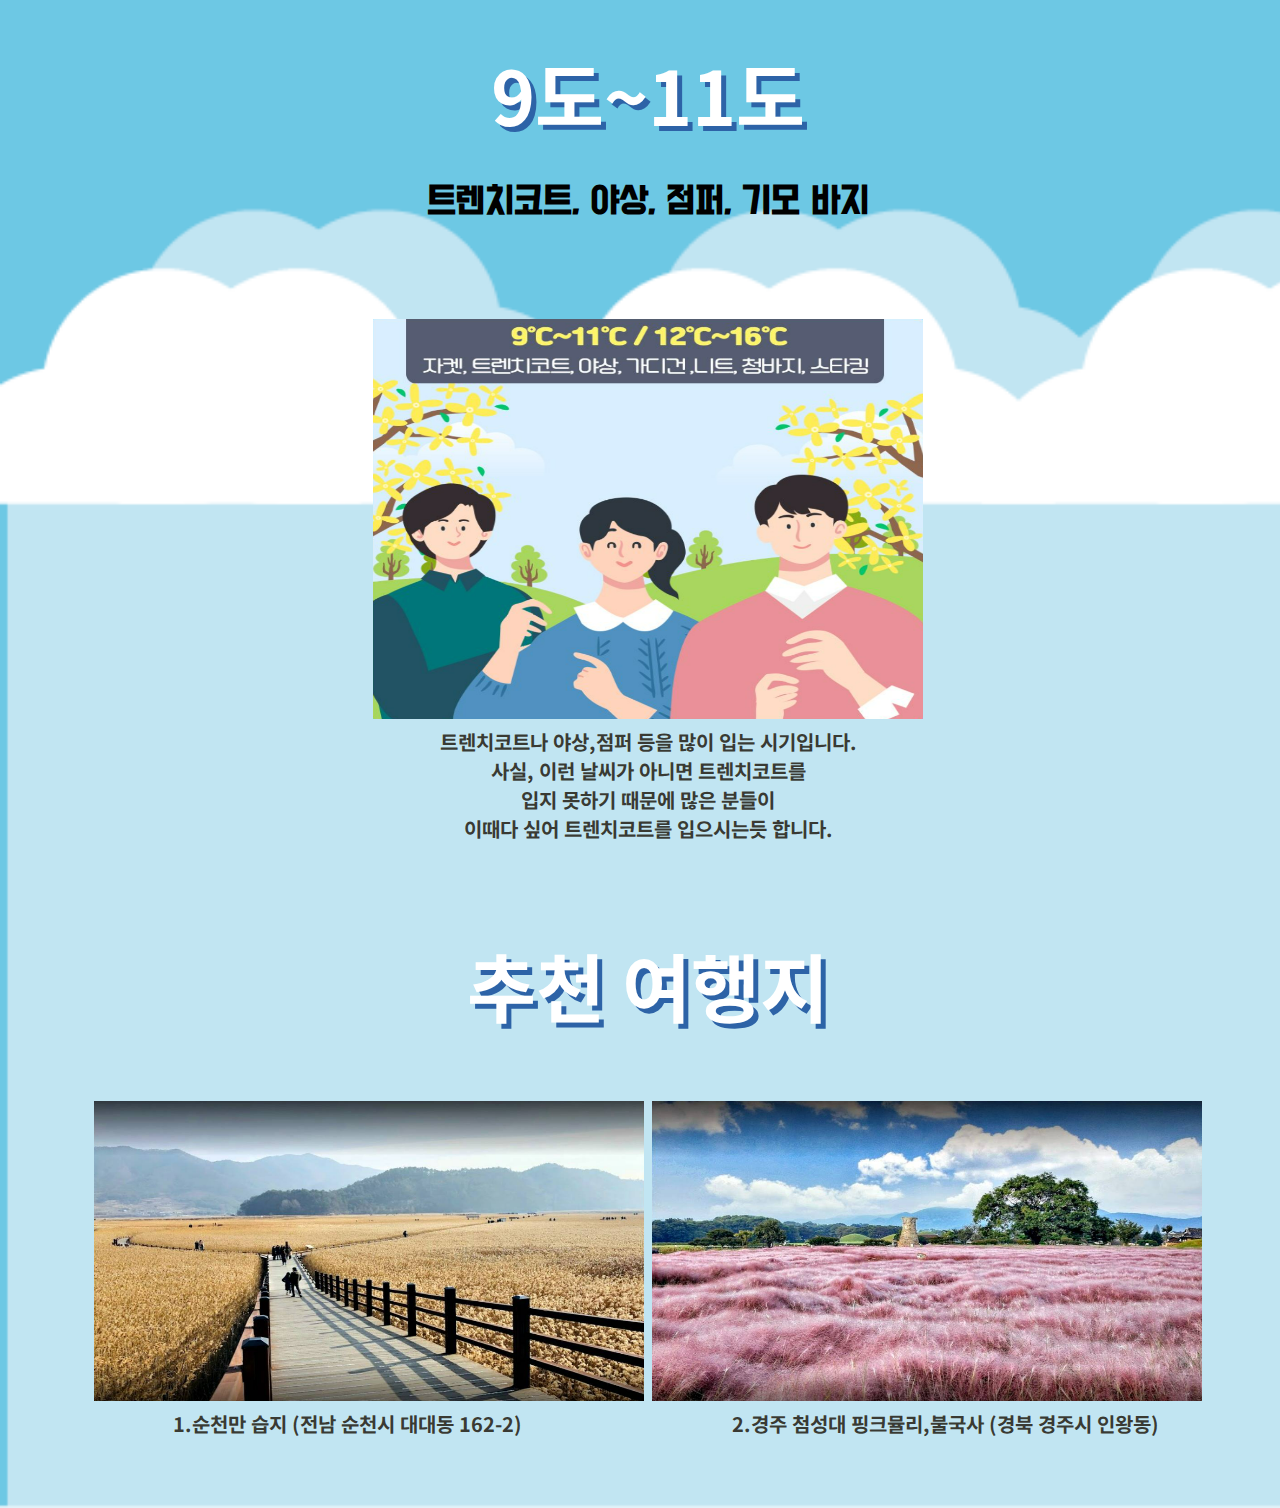
<file: sub6.html>
<!DOCTYPE html>
<html lang="en">
<head>
    <meta charset="UTF-8">
    <meta http-equiv="X-UA-Compatible" content="IE=edge">
    <meta name="viewport" content="width=device-width, initial-scale=1.0">
    <title>Document</title>
    <style>
        @import url('https://fonts.googleapis.com/css2?family=Do+Hyeon&family=Noto+Sans+KR:wght@300&display=swap');
        body {
         font-family: 'Do Hyeon', sans-serif;
         font-size:25px;
         background-image:url('배경_1.png');
         height: 100%;
        width: 100vw;
        background-repeat : no-repeat;
        background-size : cover;
        overflow-x:hidden;
     }
     h1 {
        font-family: 'Noto Sans KR', sans-serif;
       font-size: 3em;
       text-align: center;
       color: #FFFFFF;
       text-shadow: 5px 5px #2D63A7;
       margin: 0;
     }
     h3 {
        font-family: 'Noto Sans KR', sans-serif;
       font-size: 20px;
       text-align: center;
       color: #1a1307d3;
       
       margin: 0;
     }

     /*배경 효과*/
     .container {
            align-items: center;
            display: flex;
            justify-content: center;
        }

        .overlay {
            max-height: 200px;
            margin: 0 auto;
            max-width: px;
            overflow: hidden;
            padding: 150px;
            position: relative;
            color: rgb(45, 44, 44);
            font-family: 'Lato';
            position: relative;
            text-align: center;
            z-index: 0;
            font-size: large;
        }
        .overlay:before {
            content: '';
            filter: blur(20px);
            height: 100%;
            left: 0;
            position: absolute;
            top: 0;
            width: 100%;
            z-index: -1;
        }

        .box-area {
            position: absolute;
            top: 0;
            left: 0;
            width: 100%;
            height: 100%;
            overflow: hidden;
        }
        .box-area li {
            position: absolute;
            display: block;
            list-style: none;
            width: 25px;
            height: 25px;
            background: rgba(255, 255, 255, 0.2);
            animation: animate 20s linear infinite;
            bottom: -150px;
        }
        .box-area li:nth-child(1) {
            left: 86%;
            width: 80px;
            height: 80px;
            animation-delay: 0s;
        }
        .box-area li:nth-child(2) {
            left: 12%;
            width: 30px;
            height: 30px;
            animation-delay: 1.5s;
            animation-duration: 10s;
        }
        .box-area li:nth-child(3) {
            left: 70%;
            width: 100px;
            height: 100px;
            animation-delay: 5.5s;
        }
        .box-area li:nth-child(4) {
            left: 42%;
            width: 150px;
            height: 150px;
            animation-delay: 0s;
            animation-duration: 15s;
        }
        .box-area li:nth-child(5) {
            left: 65%;
            width: 40px;
            height: 40px;
            animation-delay: 0s;
        }
        .box-area li:nth-child(6) {
            left: 15%;
            width: 110px;
            height: 110px;
            animation-delay: 3.5s;
        }
        @keyframes animate {
            0% {
                transform: translateY(0) rotate(0deg);
                opacity: 1;
            }
            100% {
                transform: translateY(-800px) rotate(360deg);
                opacity: 0;
            }
        }
     
     </style>
</head>
<body>
  <br>
    <center><h1>9도~11도</h1>
        <h2>트렌치코트, 야상, 점퍼, 기모 바지</h2><br><br>
        <img src="9도.png"  width="550" height="400">
        <h3>트렌치코트나 야상,점퍼 등을 많이 입는 시기입니다.<br>
        사실, 이런 날씨가 아니면 트렌치코트를<br>
        입지 못하기 때문에 많은 분들이<br>
        이때다 싶어 트렌치코트를 입으시는듯 합니다.<br><br><br><br>
        <h1>추천 여행지</h1><br><br>
        <img src="travel6_1.png"  width="550" height="300">
        <img src="travel6_2.png"  width="550" height="300">

        <h3>&nbsp;&nbsp;&nbsp;&nbsp;&nbsp;&nbsp;&nbsp;1.순천만 습지 (전남 순천시 대대동 162-2)&nbsp;&nbsp;&nbsp;&nbsp;&nbsp;&nbsp;&nbsp;&nbsp;&nbsp;&nbsp;&nbsp;&nbsp;&nbsp;&nbsp;&nbsp;&nbsp;&nbsp;&nbsp;&nbsp;&nbsp;&nbsp;&nbsp;&nbsp;&nbsp;&nbsp;&nbsp;&nbsp;&nbsp;&nbsp;&nbsp;&nbsp;&nbsp;&nbsp;&nbsp;&nbsp; &nbsp;&nbsp; &nbsp;&nbsp;  
            2.경주 첨성대 핑크뮬리,불국사 (경북 경주시 인왕동)
       </h3>
       <br><br>
    </center>
    </h3>
    <div class="animation-area">
      <ul class="box-area">
        <li></li>
        <li></li>
        <li></li>
        <li></li>
        <li></li>
        <li></li>
      </ul>
    </div>
    </body>
</html>
</file>
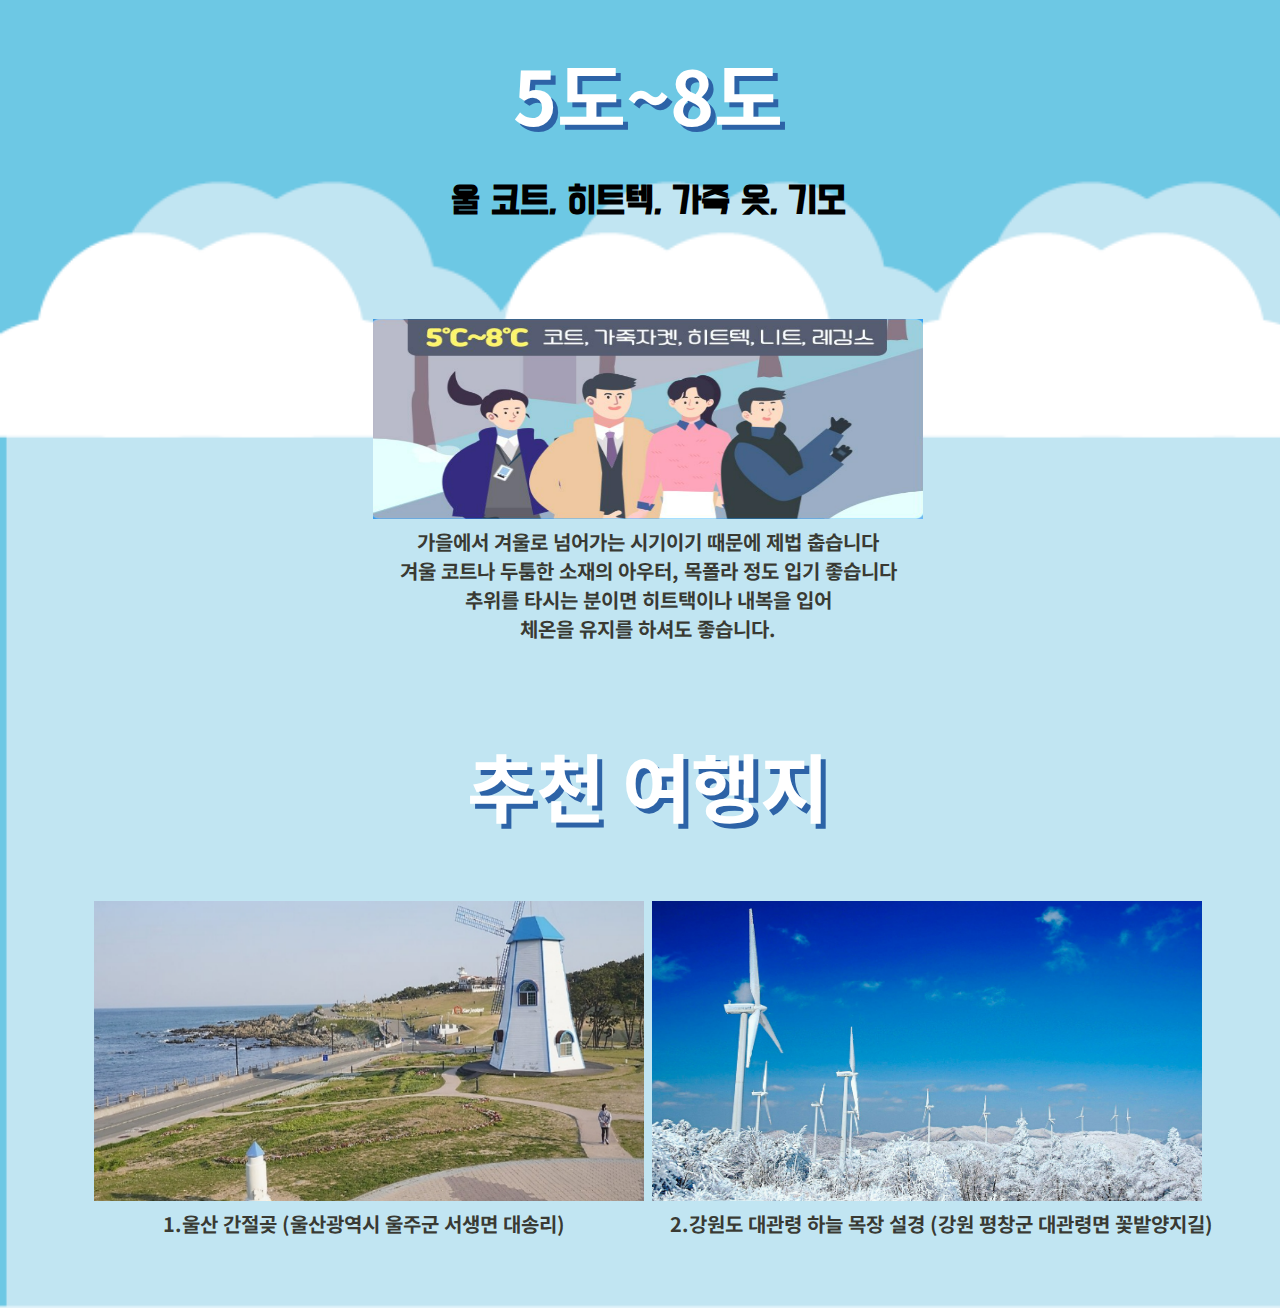
<file: sub7.html>
<!DOCTYPE html>
<html lang="en">
<head>
    <meta charset="UTF-8">
    <meta http-equiv="X-UA-Compatible" content="IE=edge">
    <meta name="viewport" content="width=device-width, initial-scale=1.0">
    <title>Document</title>
    <style>
        @import url('https://fonts.googleapis.com/css2?family=Do+Hyeon&family=Noto+Sans+KR:wght@300&display=swap');
        body {
         font-family: 'Do Hyeon', sans-serif;
         font-size:25px;
         background-image:url('배경_1.png');
         height: 100%;
        width: 100vw;
        background-repeat : no-repeat;
        background-size : cover;
        overflow-x:hidden;
     }
     h1 {
        font-family: 'Noto Sans KR', sans-serif;
       font-size: 3em;
       text-align: center;
       color: #FFFFFF;
       text-shadow: 5px 5px #2D63A7;
       margin: 0;
     }
     h3 {
        font-family: 'Noto Sans KR', sans-serif;
       font-size: 20px;
       text-align: center;
       color: #1a1307d3;
      
       margin: 0;
     }

     /*배경 효과*/
     .container {
            align-items: center;
            display: flex;
            justify-content: center;
        }

        .overlay {
            max-height: 200px;
            margin: 0 auto;
            max-width: px;
            overflow: hidden;
            padding: 150px;
            position: relative;
            color: rgb(45, 44, 44);
            font-family: 'Lato';
            position: relative;
            text-align: center;
            z-index: 0;
            font-size: large;
        }
        .overlay:before {
            content: '';
            filter: blur(20px);
            height: 100%;
            left: 0;
            position: absolute;
            top: 0;
            width: 100%;
            z-index: -1;
        }

        .box-area {
            position: absolute;
            top: 0;
            left: 0;
            width: 100%;
            height: 100%;
            overflow: hidden;
        }
        .box-area li {
            position: absolute;
            display: block;
            list-style: none;
            width: 25px;
            height: 25px;
            background: rgba(255, 255, 255, 0.2);
            animation: animate 20s linear infinite;
            bottom: -150px;
        }
        .box-area li:nth-child(1) {
            left: 86%;
            width: 80px;
            height: 80px;
            animation-delay: 0s;
        }
        .box-area li:nth-child(2) {
            left: 12%;
            width: 30px;
            height: 30px;
            animation-delay: 1.5s;
            animation-duration: 10s;
        }
        .box-area li:nth-child(3) {
            left: 70%;
            width: 100px;
            height: 100px;
            animation-delay: 5.5s;
        }
        .box-area li:nth-child(4) {
            left: 42%;
            width: 150px;
            height: 150px;
            animation-delay: 0s;
            animation-duration: 15s;
        }
        .box-area li:nth-child(5) {
            left: 65%;
            width: 40px;
            height: 40px;
            animation-delay: 0s;
        }
        .box-area li:nth-child(6) {
            left: 15%;
            width: 110px;
            height: 110px;
            animation-delay: 3.5s;
        }
        @keyframes animate {
            0% {
                transform: translateY(0) rotate(0deg);
                opacity: 1;
            }
            100% {
                transform: translateY(-800px) rotate(360deg);
                opacity: 0;
            }
        }
     
     </style>
</head>
<body>
  <br>
    <center><h1>5도~8도</h1>
        <h2>울 코트, 히트텍, 가죽 옷, 기모</h2><br><br>
        <img src="5도.png"  width="550" height="200">
        <h3>가을에서 겨울로 넘어가는 시기이기 때문에 제법 춥습니다<br>
        겨울 코트나 두툼한 소재의 아우터, 목폴라 정도 입기 좋습니다<br>
        추위를 타시는 분이면 히트택이나 내복을 입어<br>
        체온을 유지를 하셔도 좋습니다.<br><br><br><br>
        <h1>추천 여행지</h1><br><br>
        <img src="travel7_1.png"  width="550" height="300">
        <img src="travel7_2.png"  width="550" height="300">
        <h3>&nbsp;&nbsp;&nbsp;&nbsp;&nbsp;&nbsp;&nbsp;&nbsp;&nbsp;&nbsp;&nbsp;&nbsp;&nbsp;&nbsp;&nbsp;&nbsp;1.울산 간절곶 (울산광역시 울주군 서생면 대송리)&nbsp;&nbsp;&nbsp;&nbsp;&nbsp;&nbsp;&nbsp;&nbsp; &nbsp;&nbsp;&nbsp;&nbsp;&nbsp;&nbsp;&nbsp;&nbsp;&nbsp;&nbsp;&nbsp;
            2.강원도 대관령 하늘 목장 설경 (강원 평창군 대관령면 꽃밭양지길)
       </h3>
        
       <br><br>
    </center>
    </h3>
    <div class="animation-area">
      <ul class="box-area">
        <li></li>
        <li></li>
        <li></li>
        <li></li>
        <li></li>
        <li></li>
      </ul>
    </div>
    </body>
</html>
</file>
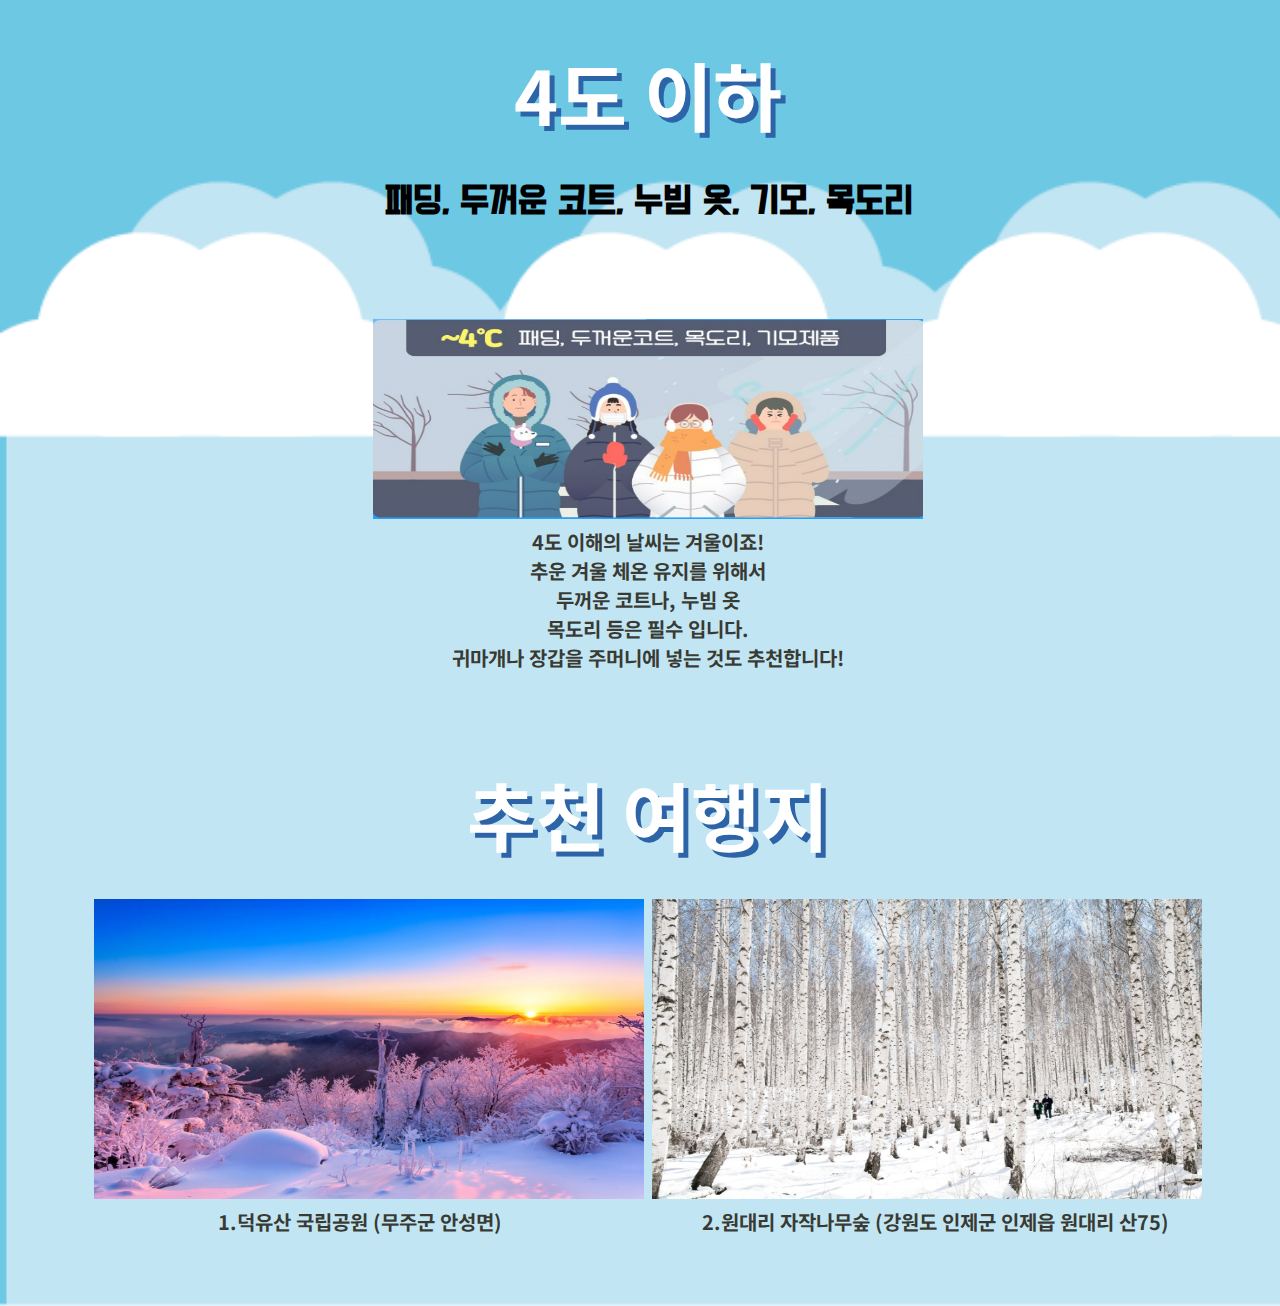
<file: sub8.html>
<!DOCTYPE html>
<html lang="en">
<head>
    
    <meta charset="UTF-8">
    <meta http-equiv="X-UA-Compatible" content="IE=edge">
    <meta name="viewport" content="width=device-width, initial-scale=1.0">
    <title>Document</title>
<style>
   @import url('https://fonts.googleapis.com/css2?family=Do+Hyeon&family=Noto+Sans+KR:wght@300&display=swap');
   body {
    font-family: 'Do Hyeon', sans-serif;
    font-size:25px;
    background-image:url('배경_1.png');
         height: 100%;
        width: 100vw;
        background-repeat : no-repeat;
        background-size : cover;
        overflow-x:hidden;
}
h1 {
    font-family: 'Noto Sans KR', sans-serif;
  font-size: 3em;
  text-align: center;
  color: #FFFFFF;
  text-shadow: 5px 5px #2D63A7;
  margin: 0;
}
h3 {
    font-family: 'Noto Sans KR', sans-serif;
  font-size: 20px;
  text-align: center;
  color: #1a1307d3;
  
  margin: 0;
}

/*배경 효과*/
.container {
            align-items: center;
            display: flex;
            justify-content: center;
        }

        .overlay {
            max-height: 200px;
            margin: 0 auto;
            max-width: px;
            overflow: hidden;
            padding: 150px;
            position: relative;
            color: rgb(45, 44, 44);
            font-family: 'Lato';
            position: relative;
            text-align: center;
            z-index: 0;
            font-size: large;
        }
        .overlay:before {
            content: '';
            filter: blur(20px);
            height: 100%;
            left: 0;
            position: absolute;
            top: 0;
            width: 100%;
            z-index: -1;
        }

        .box-area {
            position: absolute;
            top: 0;
            left: 0;
            width: 100%;
            height: 100%;
            overflow: hidden;
        }
        .box-area li {
            position: absolute;
            display: block;
            list-style: none;
            width: 25px;
            height: 25px;
            background: rgba(255, 255, 255, 0.2);
            animation: animate 20s linear infinite;
            bottom: -150px;
        }
        .box-area li:nth-child(1) {
            left: 86%;
            width: 80px;
            height: 80px;
            animation-delay: 0s;
        }
        .box-area li:nth-child(2) {
            left: 12%;
            width: 30px;
            height: 30px;
            animation-delay: 1.5s;
            animation-duration: 10s;
        }
        .box-area li:nth-child(3) {
            left: 70%;
            width: 100px;
            height: 100px;
            animation-delay: 5.5s;
        }
        .box-area li:nth-child(4) {
            left: 42%;
            width: 150px;
            height: 150px;
            animation-delay: 0s;
            animation-duration: 15s;
        }
        .box-area li:nth-child(5) {
            left: 65%;
            width: 40px;
            height: 40px;
            animation-delay: 0s;
        }
        .box-area li:nth-child(6) {
            left: 15%;
            width: 110px;
            height: 110px;
            animation-delay: 3.5s;
        }
        @keyframes animate {
            0% {
                transform: translateY(0) rotate(0deg);
                opacity: 1;
            }
            100% {
                transform: translateY(-800px) rotate(360deg);
                opacity: 0;
            }
        }

</style>
</head>

<body>
  <br>
    <center><h1>4도 이하</h1>
        <h2> 패딩, 두꺼운 코트, 누빔 옷, 기모, 목도리</h2><br><br>
        <img src="4도.png"  width="550" height="200">
        <h3>4도 이해의 날씨는 겨울이죠!<br>
        추운 겨울 체온 유지를 위해서<br>
        두꺼운 코트나, 누빔 옷<br>
        목도리 등은 필수 입니다.<br>
        귀마개나 장갑을 주머니에 넣는 것도 추천합니다!<br><br><br><br>
        <h1>추천 여행지</h1><br>
        <img src="travel8_1.png"  width="550" height="300">
        <img src="travel8_2.png"  width="550" height="300">
        <h3>&nbsp;&nbsp;&nbsp;&nbsp;&nbsp;&nbsp;&nbsp;&nbsp;&nbsp;&nbsp;&nbsp;&nbsp;&nbsp;&nbsp;&nbsp;&nbsp;&nbsp;&nbsp;1.덕유산 국립공원 (무주군 안성면)&nbsp;&nbsp;&nbsp;&nbsp;&nbsp;&nbsp;&nbsp;&nbsp;&nbsp;&nbsp;&nbsp;&nbsp;&nbsp;&nbsp;&nbsp;&nbsp;&nbsp;&nbsp;&nbsp;&nbsp;&nbsp;&nbsp;&nbsp;&nbsp;&nbsp;&nbsp;&nbsp;&nbsp;&nbsp;&nbsp;&nbsp;&nbsp;&nbsp;&nbsp; &nbsp;&nbsp;&nbsp;&nbsp;
            2.원대리 자작나무숲 (강원도 인제군 인제읍 원대리 산75)
       </h3>
       <br><br>
    </center>
    </h3>
    <div class="animation-area">
      <ul class="box-area">
        <li></li>
        <li></li>
        <li></li>
        <li></li>
        <li></li>
        <li></li>
      </ul>
    </div>
</body>
</html>
</file>
